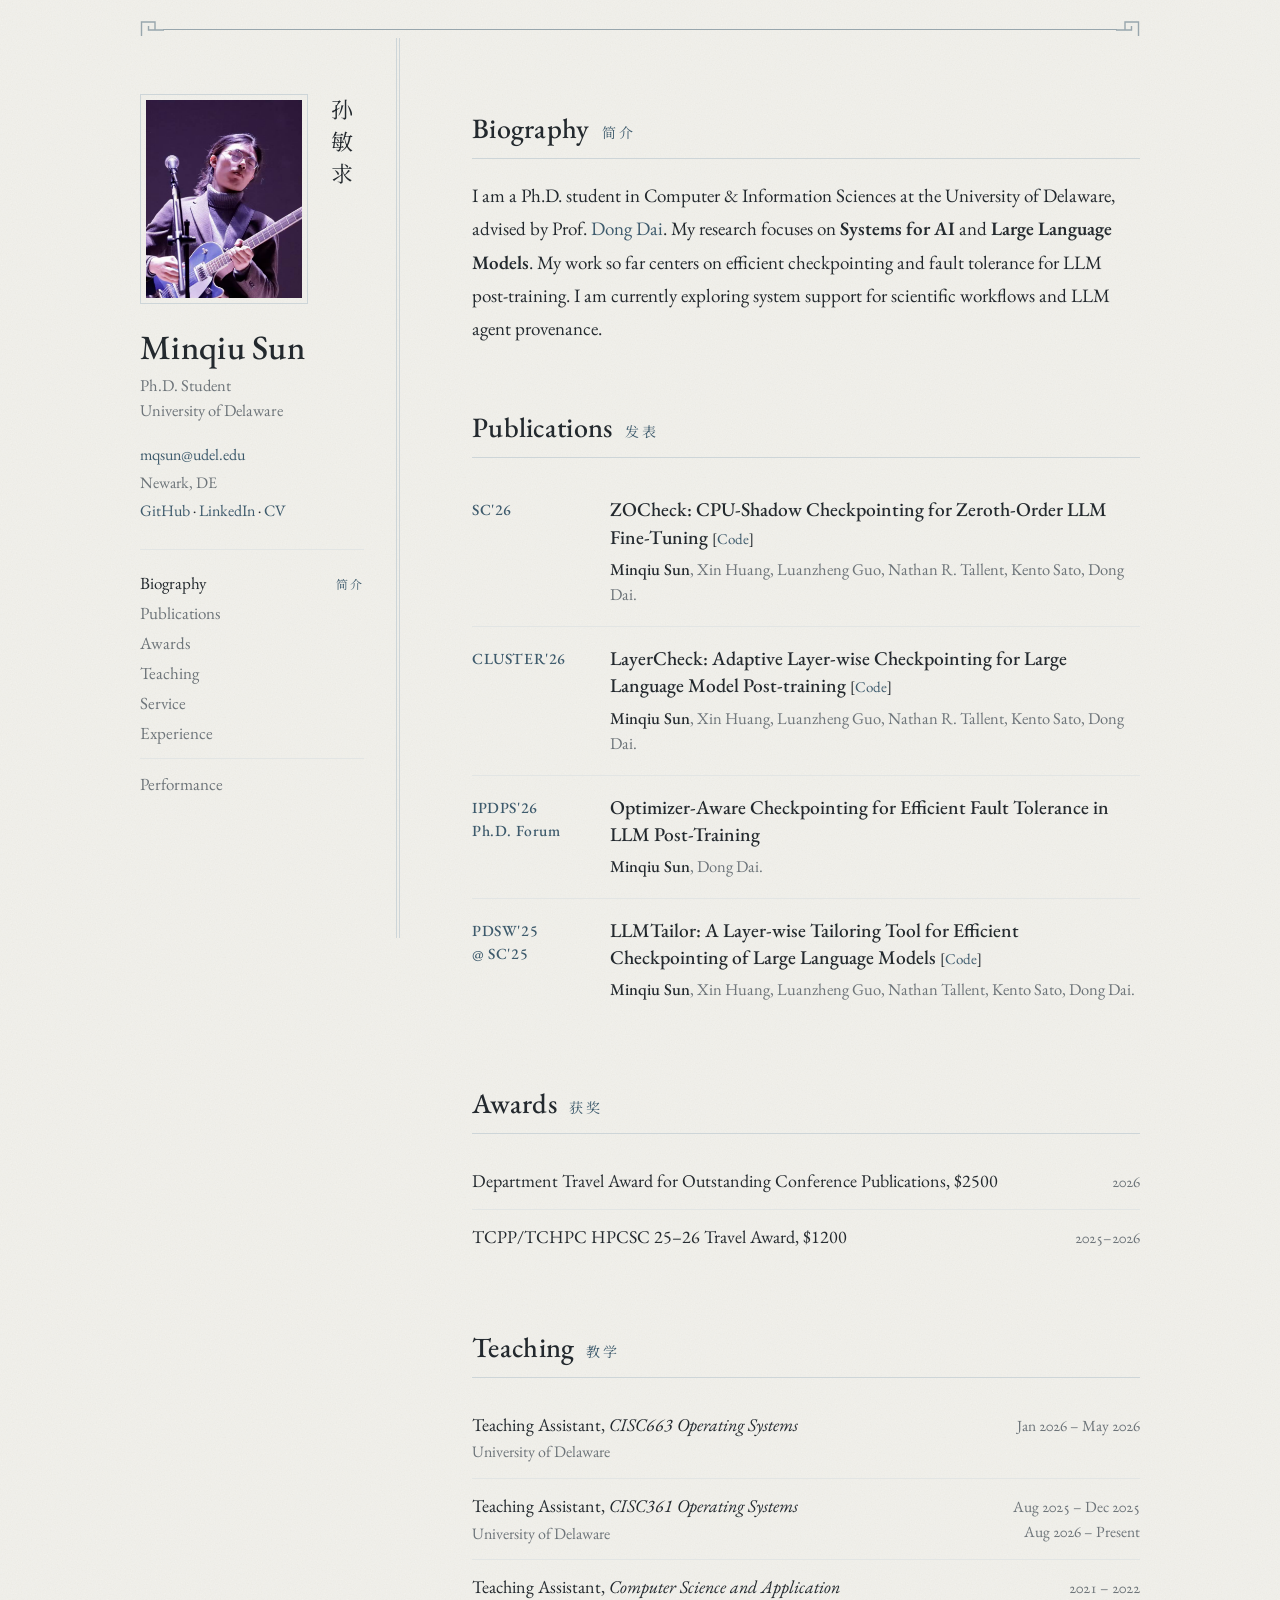
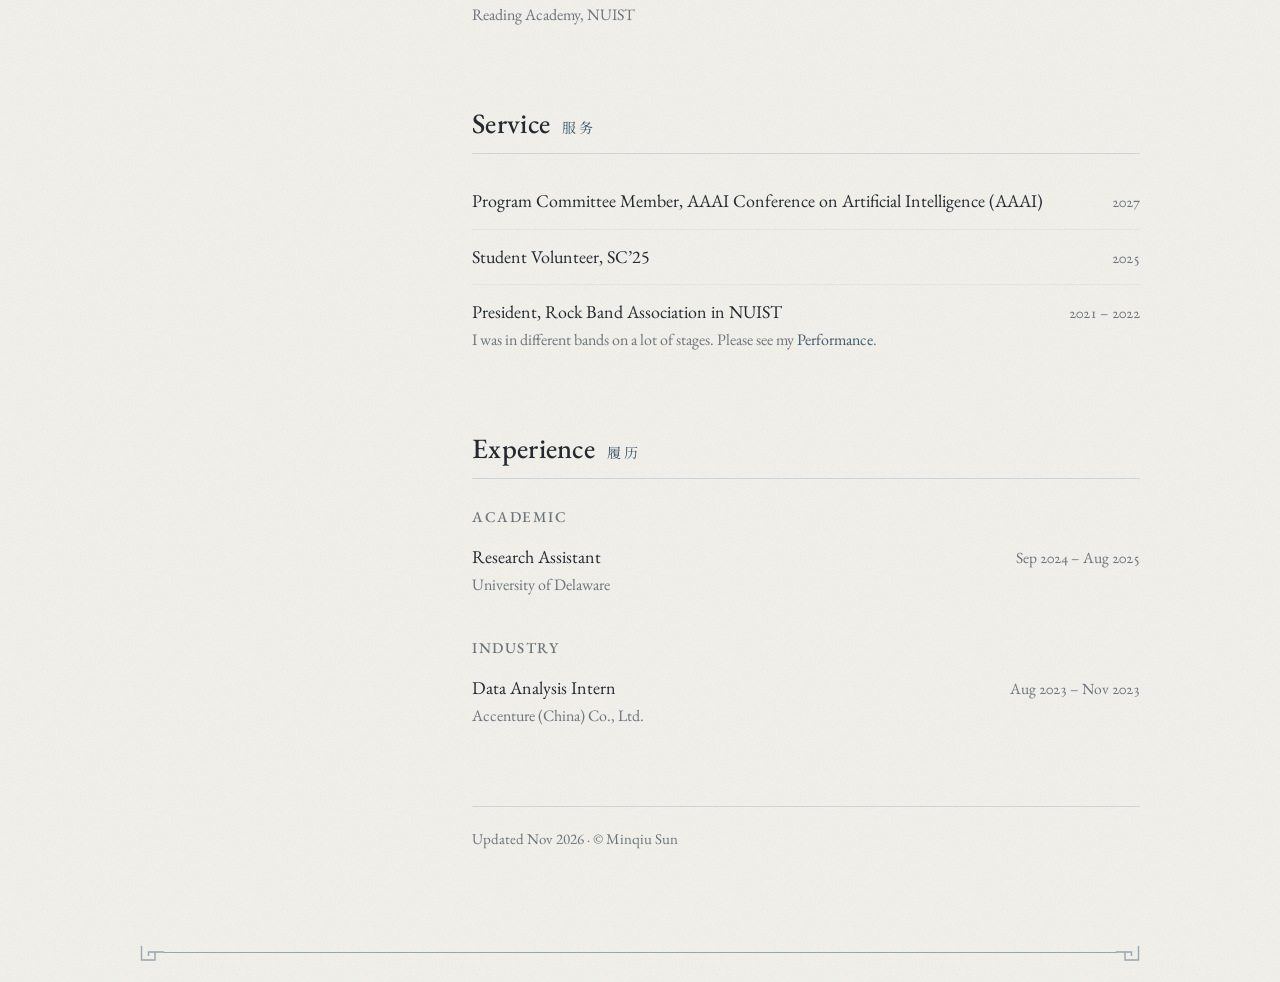
<file: index.html>
<!DOCTYPE html>
<html lang="en">
<head>
  <meta charset="utf-8" />
  <meta name="viewport" content="width=device-width, initial-scale=1" />
  <title>Minqiu Sun's Homepage</title>
  <meta name="description" content="Minqiu Sun — Ph.D. student at University of Delaware. Research: Systems for AI, LLM checkpointing, HPC." />
  <link rel="icon" type="image/png" href="https://github.com/SunMinqiu.png" />
  <meta property="og:title" content="Minqiu Sun" />
  <meta property="og:description" content="Ph.D. Student · University of Delaware — Systems for AI, Large Language Models" />
  <meta property="og:image" content="https://github.com/SunMinqiu.png" />
  <meta property="og:type" content="website" />
  <meta property="og:url" content="https://sunminqiu.github.io/" />
  <link rel="canonical" href="https://sunminqiu.github.io/" />
  <script type="application/ld+json">
  {
    "@context": "https://schema.org",
    "@type": "Person",
    "name": "Minqiu Sun",
    "alternateName": "孙敏求",
    "url": "https://sunminqiu.github.io/",
    "image": "https://sunminqiu.github.io/assets/20231120.jpg",
    "jobTitle": "Ph.D. Student",
    "affiliation": {"@type": "CollegeOrUniversity", "name": "University of Delaware"},
    "email": "mailto:mqsun@udel.edu",
    "knowsAbout": ["Systems for AI", "Large Language Models", "LLM checkpointing", "Fault tolerance"],
    "sameAs": ["https://github.com/SunMinqiu", "https://www.linkedin.com/in/minqiu-sun-056304318"]
  }
  </script>
  <link rel="preconnect" href="https://fonts.googleapis.com">
  <link rel="preconnect" href="https://fonts.gstatic.com" crossorigin>
  <link href="https://fonts.googleapis.com/css2?family=EB+Garamond:ital,wght@0,400;0,500;0,600;1,400&family=Noto+Serif+SC:wght@400;600&display=swap" rel="stylesheet">
  <link rel="stylesheet" href="/assets/site.css">
  <style>
    h3.sub{font-size:15px;font-weight:500;letter-spacing:1.5px;text-transform:uppercase;color:var(--muted);margin:28px 0 4px}
    .pub{display:grid;grid-template-columns:118px minmax(0,1fr);gap:20px;padding:18px 0;border-bottom:1px solid var(--line-soft)}
    .pub:last-child{border-bottom:0}
    .venue{color:var(--accent);font-size:15.5px;font-weight:500;letter-spacing:.6px;line-height:1.5;padding-top:2px}
    .pub h3{font-size:19.5px;font-weight:500;line-height:1.4;margin:0 0 6px}
    .pub .authors{color:var(--muted);font-size:16.5px;line-height:1.55;margin:0}
    .pub .authors b{color:var(--ink);font-weight:500}
    .code{font-size:15px;font-weight:400;white-space:nowrap}
    .rows{list-style:none;margin:0;padding:0}
    .rows li{display:flex;justify-content:space-between;align-items:baseline;gap:24px;padding:13px 0;border-bottom:1px solid var(--line-soft);font-size:18px;line-height:1.6}
    .rows li:last-child{border-bottom:0}
    .rows .what{min-width:0}
    .rows .when{flex-shrink:0;max-width:40%;text-align:right;color:var(--muted);font-size:15.5px;font-variant-numeric:oldstyle-nums}
    .rows .note{display:block;color:var(--muted);font-size:16px}
    @media (max-width:560px){
      .pub{grid-template-columns:1fr;gap:4px}
      .rows li{flex-direction:column;gap:2px}
      .rows .when{max-width:none;text-align:left}
    }
  </style>
</head>
<body>
  <div class="page">
    <aside class="side">
      <div class="portrait">
        <div class="photo"><div><img src="/assets/20231120.jpg" alt="Minqiu Sun"></div></div>
        <p class="cn-name" lang="zh">孙敏求</p>
      </div>
      <h1 class="name">Minqiu Sun</h1>
      <p class="role">Ph.D. Student<br/>University of Delaware</p>
      <p class="contact">
        <a href="mailto:mqsun@udel.edu">mqsun@udel.edu</a><br/>
        <span>Newark, DE</span><br/>
        <a href="https://github.com/SunMinqiu" target="_blank" rel="noopener">GitHub</a> · <a href="https://www.linkedin.com/in/minqiu-sun-056304318" target="_blank" rel="noopener">LinkedIn</a> · <a href="/assets/MinqiuSun_CV.pdf" target="_blank" rel="noopener">CV</a>
      </p>
      <ul class="nav">
        <li><a href="#about">Biography <small>简介</small></a></li>
        <li><a href="#publications">Publications <small>发表</small></a></li>
        <li><a href="#awards">Awards <small>获奖</small></a></li>
        <li><a href="#teaching">Teaching <small>教学</small></a></li>
        <li><a href="#service">Service <small>服务</small></a></li>
        <li><a href="#experience">Experience <small>履历</small></a></li>
        <li class="sep" aria-hidden="true"></li>
        <li><a href="/performance.html">Performance <small>演出</small></a></li>
      </ul>
    </aside>

    <main>
      <section id="about">
        <h2>Biography <small>简介</small></h2>
        <p>I am a Ph.D. student in Computer &amp; Information Sciences at the University of Delaware, advised by Prof. <a href="https://daidong.github.io/" target="_blank" rel="noopener">Dong Dai</a>. My research focuses on <b>Systems for AI</b> and <b>Large Language Models</b>. My work so far centers on efficient checkpointing and fault tolerance for LLM post-training. I am currently exploring system support for scientific workflows and LLM agent provenance.</p>
      </section>

      <section id="publications">
        <h2>Publications <small>发表</small></h2>
        <article class="pub">
          <div class="venue">SC'26</div>
          <div>
            <h3>ZOCheck: CPU-Shadow Checkpointing for Zeroth-Order LLM Fine-Tuning <span class="code">[<a href="https://github.com/DIR-LAB/ZOCheck" target="_blank" rel="noopener">Code</a>]</span></h3>
            <p class="authors"><b>Minqiu Sun</b>, Xin Huang, Luanzheng Guo, Nathan R. Tallent, Kento Sato, Dong Dai.</p>
          </div>
        </article>
        <article class="pub">
          <div class="venue">CLUSTER'26</div>
          <div>
            <h3>LayerCheck: Adaptive Layer-wise Checkpointing for Large Language Model Post-training <span class="code">[<a href="https://github.com/DIR-LAB/LayerCheck" target="_blank" rel="noopener">Code</a>]</span></h3>
            <p class="authors"><b>Minqiu Sun</b>, Xin Huang, Luanzheng Guo, Nathan R. Tallent, Kento Sato, Dong Dai.</p>
          </div>
        </article>
        <article class="pub">
          <div class="venue">IPDPS'26<br/>Ph.D. Forum</div>
          <div>
            <h3>Optimizer-Aware Checkpointing for Efficient Fault Tolerance in LLM Post-Training</h3>
            <p class="authors"><b>Minqiu Sun</b>, Dong Dai.</p>
          </div>
        </article>
        <article class="pub">
          <div class="venue">PDSW'25<br/>@ SC'25</div>
          <div>
            <h3>LLMTailor: A Layer-wise Tailoring Tool for Efficient Checkpointing of Large Language Models <span class="code">[<a href="https://github.com/SunMinqiu/LLMTailor" target="_blank" rel="noopener">Code</a>]</span></h3>
            <p class="authors"><b>Minqiu Sun</b>, Xin Huang, Luanzheng Guo, Nathan Tallent, Kento Sato, Dong Dai.</p>
          </div>
        </article>
      </section>

      <section id="awards">
        <h2>Awards <small>获奖</small></h2>
        <ul class="rows">
          <li><span class="what">Department Travel Award for Outstanding Conference Publications, $2500</span><span class="when">2026</span></li>
          <li><span class="what">TCPP/TCHPC HPCSC 25–26 Travel Award, $1200</span><span class="when">2025–2026</span></li>
          <!-- <li><span class="what">Meritorious Winner, Mathematical Contest in Modeling (MCM)<span class="note">Team leader; LSTM to forecast daily Wordle player counts; XGBoost to evaluate difficulty.</span></span><span class="when">2023</span></li>
          <li><span class="what">First Prize Scholarship, NUIST (2021–2024); Merit Student, NUIST (2020–2024)</span><span class="when">2020–2024</span></li> -->
        </ul>
      </section>

      <section id="teaching">
        <h2>Teaching <small>教学</small></h2>
        <ul class="rows">
          <li><span class="what">Teaching Assistant, <i>CISC663 Operating Systems</i><span class="note">University of Delaware</span></span><span class="when">Jan 2026 – May 2026</span></li>
          <li><span class="what">Teaching Assistant, <i>CISC361 Operating Systems</i><span class="note">University of Delaware</span></span><span class="when">Aug 2025 – Dec 2025<br/>Aug 2026 – Present</span></li>
          <li><span class="what">Teaching Assistant, <i>Computer Science and Application</i><span class="note">Reading Academy, NUIST</span></span><span class="when">2021 – 2022</span></li>
        </ul>
      </section>

      <section id="service">
        <h2>Service <small>服务</small></h2>
        <ul class="rows">
          <li><span class="what">Program Committee Member, AAAI Conference on Artificial Intelligence (AAAI)</span><span class="when">2027</span></li>
          <li><span class="what">Student Volunteer, SC’25</span><span class="when">2025</span></li>
          <li><span class="what">President, Rock Band Association in NUIST<span class="note">I was in different bands on a lot of stages. Please see my <a href="/performance.html">Performance</a>.</span></span><span class="when">2021 – 2022</span></li>
        </ul>
      </section>

      <section id="experience">
        <h2>Experience <small>履历</small></h2>
        <h3 class="sub">Academic</h3>
        <ul class="rows">
          <li><span class="what">Research Assistant<span class="note">University of Delaware</span></span><span class="when">Sep 2024 – Aug 2025</span></li>
        </ul>
        <h3 class="sub">Industry</h3>
        <ul class="rows">
          <li><span class="what">Data Analysis Intern<span class="note">Accenture (China) Co., Ltd.</span></span><span class="when">Aug 2023 – Nov 2023</span></li>
        </ul>
      </section>

      <footer>Updated Nov 2026 · © Minqiu Sun</footer>
    </main>
  </div>
  <script>
    (function(){
      var secs=[].slice.call(document.querySelectorAll('main section[id]'));
      var links={};
      document.querySelectorAll('.nav a[href^="#"]').forEach(function(a){links[a.getAttribute('href').slice(1)]=a});
      var ticking=false;
      function update(){
        ticking=false;
        var cur=secs[0].id,line=innerHeight*0.35;
        secs.forEach(function(s){if(s.getBoundingClientRect().top<=line)cur=s.id});
        if(innerHeight+scrollY>=document.documentElement.scrollHeight-2)cur=secs[secs.length-1].id;
        Object.keys(links).forEach(function(k){links[k].classList.toggle('on',k===cur)});
      }
      addEventListener('scroll',function(){if(!ticking){ticking=true;requestAnimationFrame(update)}},{passive:true});
      addEventListener('resize',update);
      update();
    })();
  </script>
</body>
</html>
</file>
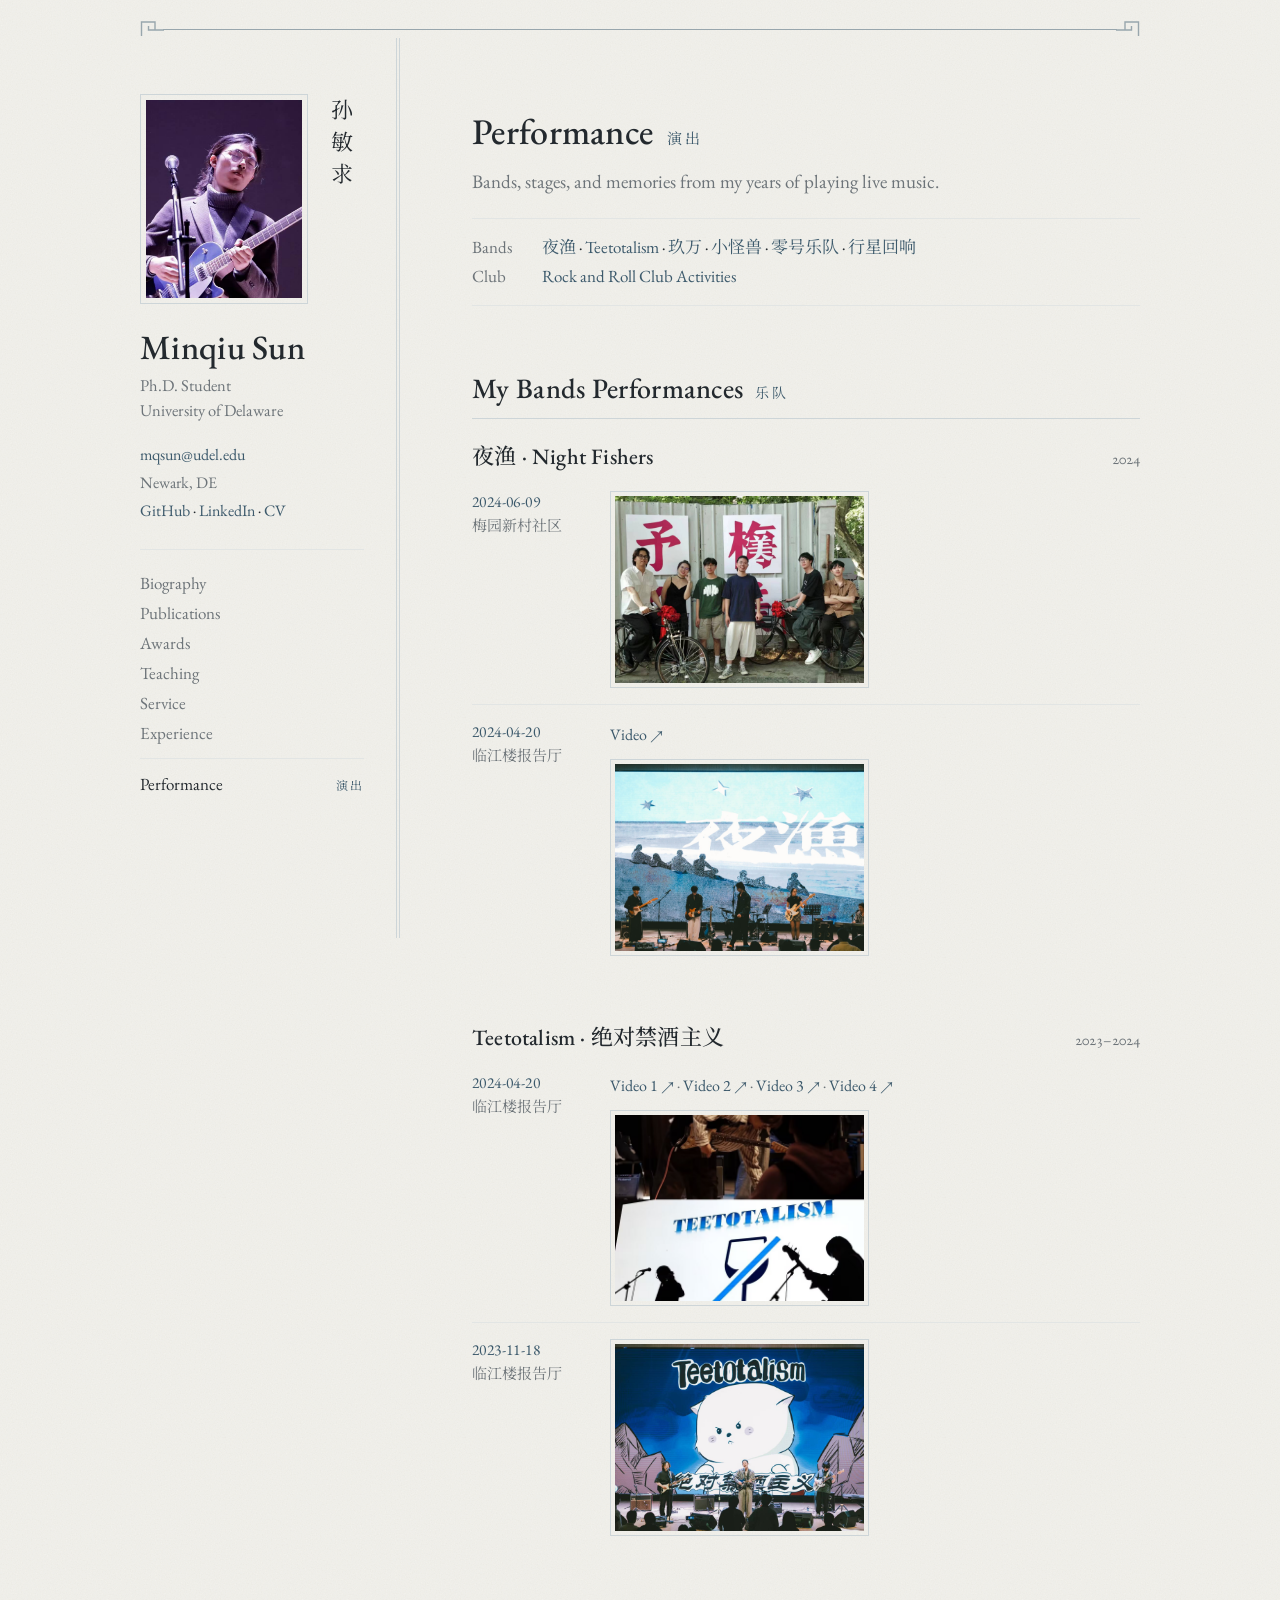
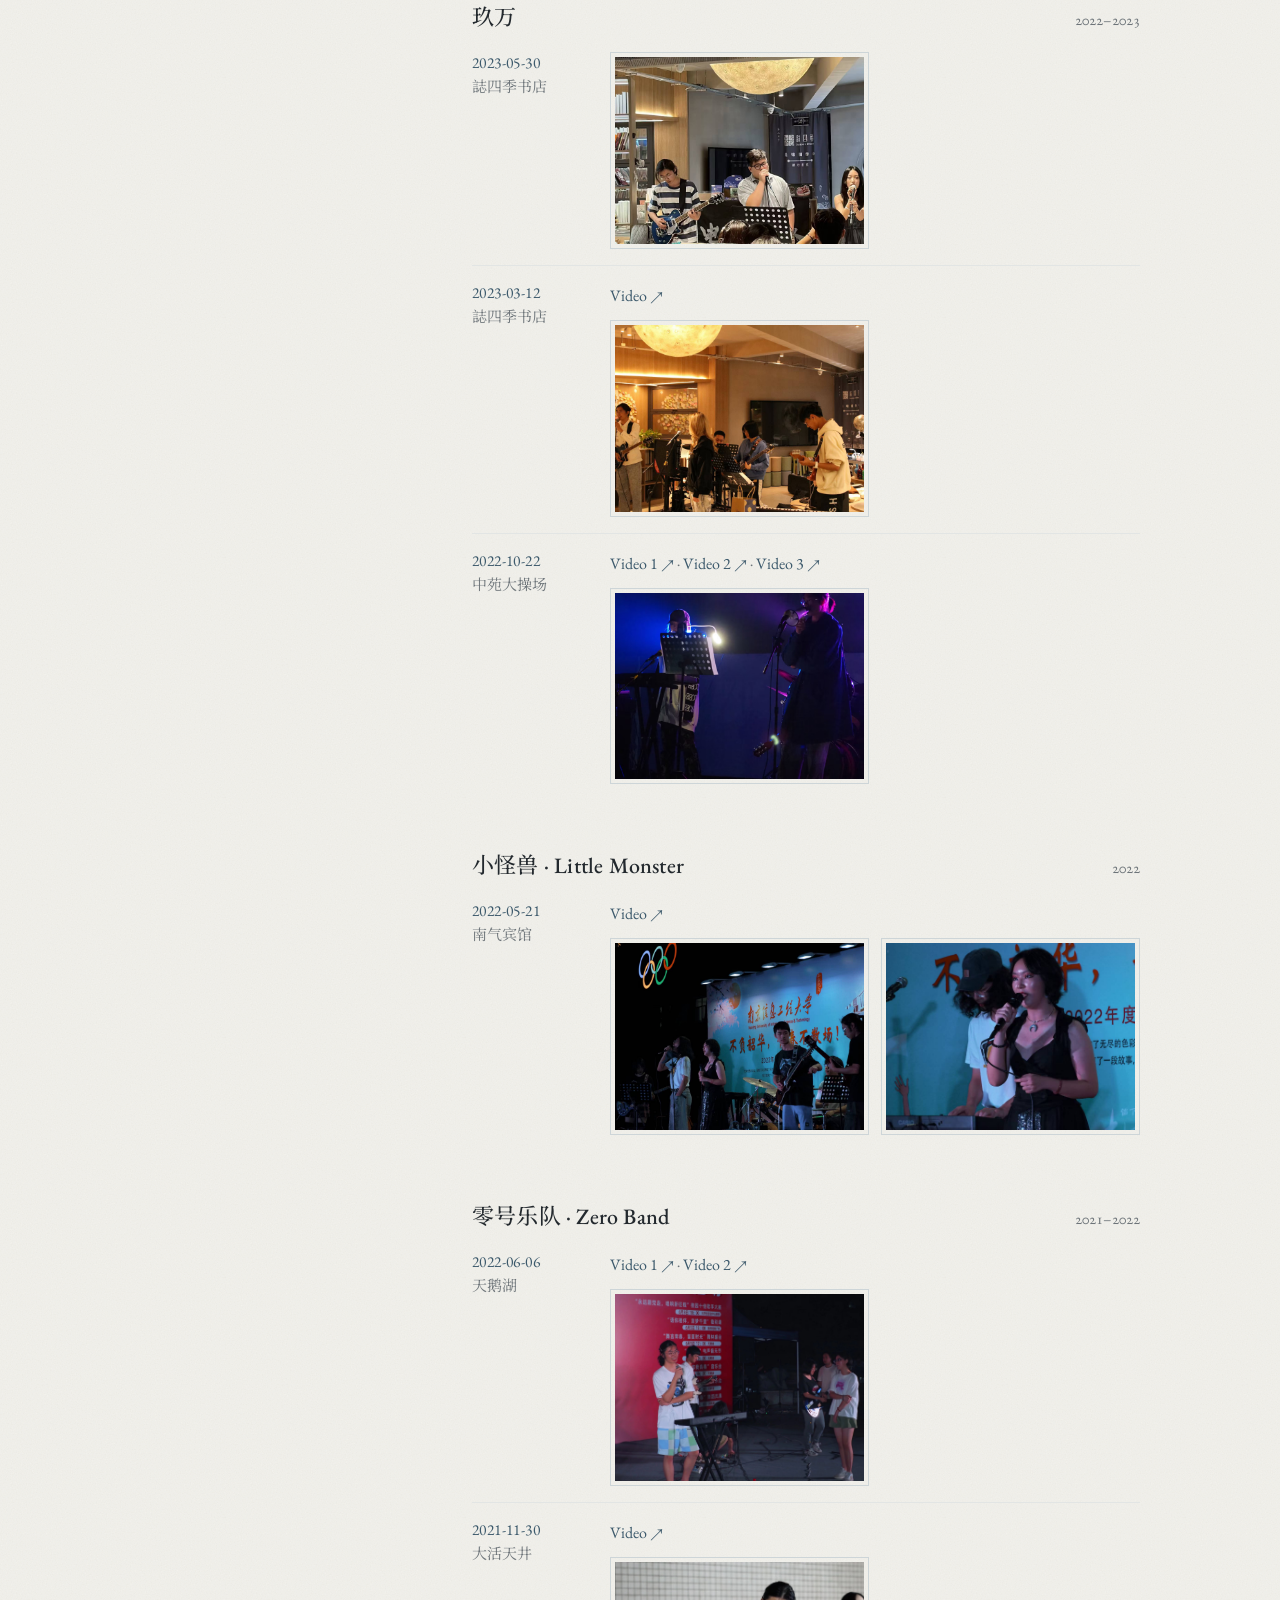
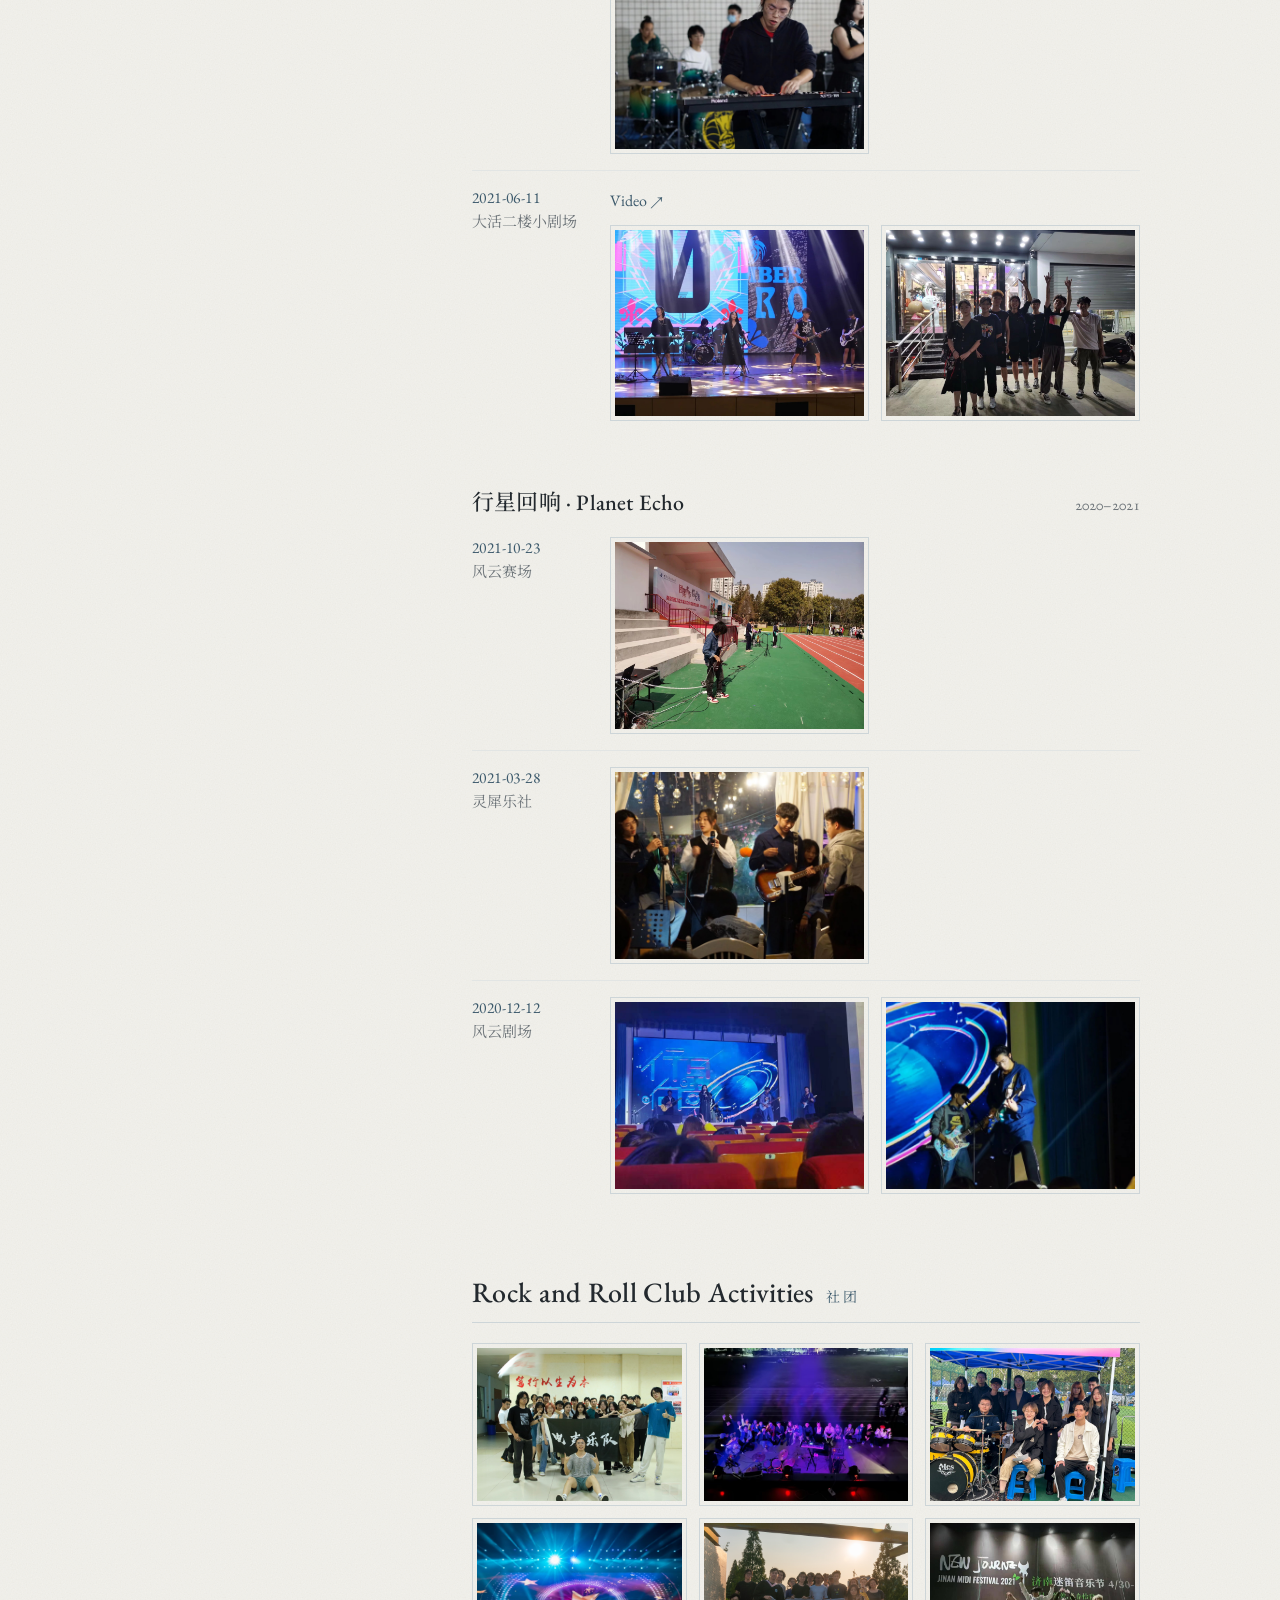
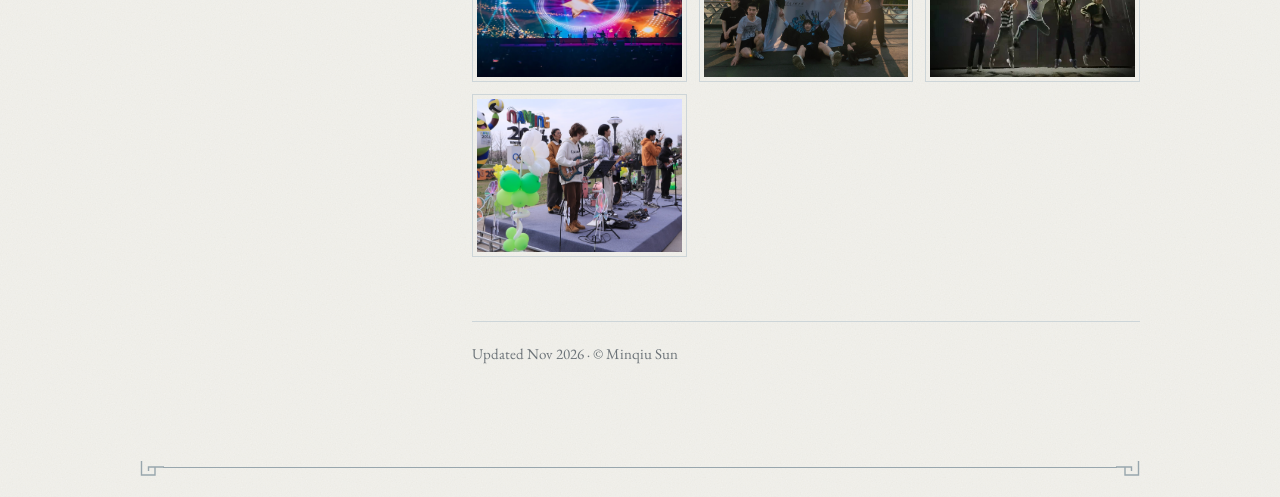
<file: performance.html>
<!DOCTYPE html>
<html lang="en">
<head>
  <meta charset="utf-8" />
  <meta name="viewport" content="width=device-width, initial-scale=1" />
  <title>Performance | Minqiu Sun</title>
  <meta name="description" content="Performances, photos and notes by Minqiu Sun." />
  <link rel="icon" type="image/png" href="https://github.com/SunMinqiu.png" />
  <meta property="og:title" content="Performance | Minqiu Sun" />
  <meta property="og:image" content="https://github.com/SunMinqiu.png" />
  <meta property="og:url" content="https://sunminqiu.github.io/performance.html" />
  <link rel="canonical" href="https://sunminqiu.github.io/performance.html" />
  <link rel="preconnect" href="https://fonts.googleapis.com">
  <link rel="preconnect" href="https://fonts.gstatic.com" crossorigin>
  <link href="https://fonts.googleapis.com/css2?family=EB+Garamond:ital,wght@0,400;0,500;0,600;1,400&family=Noto+Serif+SC:wght@400;600&display=swap" rel="stylesheet">
  <link rel="stylesheet" href="/assets/site.css">
  <style>
    .title{display:flex;align-items:baseline;gap:14px;font-size:36px;font-weight:500;letter-spacing:.3px;margin:0 0 12px;line-height:1.2}
    .title small{font-family:var(--cjk);font-size:15px;font-weight:400;letter-spacing:3px;color:var(--accent)}
    .intro{color:var(--muted)}
    .index{list-style:none;margin:20px 0 64px;padding:14px 0;border-top:1px solid var(--line-soft);border-bottom:1px solid var(--line-soft);font-size:17px;line-height:1.7}
    .index li{display:flex;gap:18px}
    .index .k{flex-shrink:0;width:52px;color:var(--muted)}
    .index a{white-space:nowrap}

    .band{margin:0 0 48px}
    .band:last-child{margin-bottom:0}
    .band-head{display:flex;justify-content:space-between;align-items:baseline;gap:16px;margin:0 0 4px;scroll-margin-top:40px}
    .band-head h3{font-size:22px;font-weight:500;margin:0;letter-spacing:.2px}
    .yrs{flex-shrink:0;color:var(--muted);font-size:15.5px;font-variant-numeric:oldstyle-nums}
    .show{display:grid;grid-template-columns:118px minmax(0,1fr);gap:20px;padding:16px 0;border-bottom:1px solid var(--line-soft)}
    .show:last-child{border-bottom:0}
    .date{display:block;color:var(--accent);font-size:15.5px;letter-spacing:.4px}
    .loc{display:block;color:var(--muted);font-size:15px;margin-top:2px}
    .videos{font-size:16px;margin:0 0 10px;color:var(--muted)}

    .grid{display:grid;grid-template-columns:repeat(2,minmax(0,1fr));gap:12px}
    .club .grid{grid-template-columns:repeat(3,minmax(0,1fr))}
    .frame{padding:4px;border:1px solid var(--line);transition:border-color .2s}
    .frame:hover{border-color:var(--muted)}
    .thumb{display:block;width:100%;aspect-ratio:4/3;object-fit:cover;cursor:zoom-in}

    .lightbox{display:none;position:fixed;inset:0;background:color-mix(in srgb,var(--paper) 96%,transparent);z-index:100;justify-content:center;align-items:center}
    .lightbox.active{display:flex}
    .lightbox-img{max-width:min(88vw,1100px);max-height:84vh;object-fit:contain;padding:6px;border:1px solid var(--line);background:var(--paper)}
    .lb-btn{position:absolute;width:42px;height:42px;display:flex;align-items:center;justify-content:center;background:var(--paper);border:1px solid var(--line);color:var(--ink);font:400 24px/1 var(--serif);cursor:pointer;transition:border-color .2s,color .2s}
    .lb-btn:hover{border-color:var(--accent);color:var(--accent)}
    .lb-close{top:20px;right:20px}
    .lb-prev{left:20px;top:50%;transform:translateY(-50%)}
    .lb-next{right:20px;top:50%;transform:translateY(-50%)}

    @media (max-width:560px){
      .title{font-size:30px}
      .index li{flex-direction:column;gap:0}
      .index li + li{margin-top:8px}
      .band-head{flex-direction:column;gap:2px}
      .show{grid-template-columns:1fr;gap:8px}
      .show .frame:only-child{grid-column:1/-1}
      .date,.loc{display:inline;margin:0 8px 0 0}
      .club .grid{grid-template-columns:repeat(2,minmax(0,1fr))}
      .lb-close{top:10px;right:10px}
      .lb-prev{left:10px}
      .lb-next{right:10px}
    }
  </style>
</head>
<body>
  <div class="page">
    <aside class="side">
      <div class="portrait">
        <div class="photo"><div><img src="/assets/20231120.jpg" alt="Minqiu Sun"></div></div>
        <p class="cn-name" lang="zh">孙敏求</p>
      </div>
      <p class="name"><a href="/">Minqiu Sun</a></p>
      <p class="role">Ph.D. Student<br/>University of Delaware</p>
      <p class="contact">
        <a href="mailto:mqsun@udel.edu">mqsun@udel.edu</a><br/>
        <span>Newark, DE</span><br/>
        <a href="https://github.com/SunMinqiu" target="_blank" rel="noopener">GitHub</a> · <a href="https://www.linkedin.com/in/minqiu-sun-056304318" target="_blank" rel="noopener">LinkedIn</a> · <a href="/assets/MinqiuSun_CV.pdf" target="_blank" rel="noopener">CV</a>
      </p>
      <ul class="nav">
        <li><a href="/#about">Biography <small>简介</small></a></li>
        <li><a href="/#publications">Publications <small>发表</small></a></li>
        <li><a href="/#awards">Awards <small>获奖</small></a></li>
        <li><a href="/#teaching">Teaching <small>教学</small></a></li>
        <li><a href="/#service">Service <small>服务</small></a></li>
        <li><a href="/#experience">Experience <small>履历</small></a></li>
        <li class="sep" aria-hidden="true"></li>
        <li><a href="/performance.html" class="on" aria-current="page">Performance <small>演出</small></a></li>
      </ul>
    </aside>

    <main>
      <h1 class="title">Performance <small>演出</small></h1>
      <p class="intro">Bands, stages, and memories from my years of playing live music.</p>
      <ul class="index">
        <li><span class="k">Bands</span><span><a href="#yeyu">夜渔</a> · <a href="#teetotalism">Teetotalism</a> · <a href="#jiuwan">玖万</a> · <a href="#xiaoguaishou">小怪兽</a> · <a href="#linghao">零号乐队</a> · <a href="#xingxing">行星回响</a></span></li>
        <li><span class="k">Club</span><span><a href="#club">Rock and Roll Club Activities</a></span></li>
      </ul>

      <section id="bands">
        <h2>My Bands Performances <small>乐队</small></h2>

        <article class="band">
          <div class="band-head" id="yeyu"><h3>夜渔 · Night Fishers</h3><span class="yrs">2024</span></div>
          <div class="show">
            <div><span class="date">2024-06-09</span><span class="loc">梅园新村社区</span></div>
            <div><div class="grid"><div class="frame"><img class="thumb" src="/assets/端午.jpg" alt="夜渔 Performance"></div></div></div>
          </div>
          <div class="show">
            <div><span class="date">2024-04-20</span><span class="loc">临江楼报告厅</span></div>
            <div>
              <p class="videos"><a href="https://www.bilibili.com/video/BV1Dm421j7ox/" target="_blank" rel="noopener">Video ↗</a></p>
              <div class="grid"><div class="frame"><img class="thumb" src="/assets/夜渔.jpg" alt="夜渔 Performance"></div></div>
            </div>
          </div>
        </article>

        <article class="band">
          <div class="band-head" id="teetotalism"><h3>Teetotalism · 绝对禁酒主义</h3><span class="yrs">2023–2024</span></div>
          <div class="show">
            <div><span class="date">2024-04-20</span><span class="loc">临江楼报告厅</span></div>
            <div>
              <p class="videos"><a href="https://www.bilibili.com/video/BV1ym421W7s4/" target="_blank" rel="noopener">Video 1 ↗</a> · <a href="https://www.bilibili.com/video/BV1Bx4y1675j/" target="_blank" rel="noopener">Video 2 ↗</a> · <a href="https://www.bilibili.com/video/BV1yu4m1F78A/" target="_blank" rel="noopener">Video 3 ↗</a> · <a href="https://www.bilibili.com/video/BV1Mz421k7eB/" target="_blank" rel="noopener">Video 4 ↗</a></p>
              <div class="grid"><div class="frame"><img class="thumb" src="/assets/t1.jpeg" alt="Teetotalism Performance"></div></div>
            </div>
          </div>
          <div class="show">
            <div><span class="date">2023-11-18</span><span class="loc">临江楼报告厅</span></div>
            <div><div class="grid"><div class="frame"><img class="thumb" src="/assets/Teetotalism.jpg" alt="Teetotalism Performance"></div></div></div>
          </div>
        </article>

        <article class="band">
          <div class="band-head" id="jiuwan"><h3>玖万</h3><span class="yrs">2022–2023</span></div>
          <div class="show">
            <div><span class="date">2023-05-30</span><span class="loc">誌四季书店</span></div>
            <div><div class="grid"><div class="frame"><img class="thumb" src="/assets/玖万2.jpg" alt="玖万 Performance"></div></div></div>
          </div>
          <div class="show">
            <div><span class="date">2023-03-12</span><span class="loc">誌四季书店</span></div>
            <div>
              <p class="videos"><a href="https://www.bilibili.com/video/BV1J84y1A7tR/" target="_blank" rel="noopener">Video ↗</a></p>
              <div class="grid"><div class="frame"><img class="thumb" src="/assets/玖万.jpg" alt="玖万 Performance"></div></div>
            </div>
          </div>
          <div class="show">
            <div><span class="date">2022-10-22</span><span class="loc">中苑大操场</span></div>
            <div>
              <p class="videos"><a href="https://www.bilibili.com/video/BV1ER4y197N1/" target="_blank" rel="noopener">Video 1 ↗</a> · <a href="https://www.bilibili.com/video/BV1We4y1U7MG/" target="_blank" rel="noopener">Video 2 ↗</a> · <a href="https://www.bilibili.com/video/BV14t4y1u76N/" target="_blank" rel="noopener">Video 3 ↗</a></p>
              <div class="grid"><div class="frame"><img class="thumb" src="/assets/玖万1.jpeg" alt="玖万 Performance"></div></div>
            </div>
          </div>
        </article>

        <article class="band">
          <div class="band-head" id="xiaoguaishou"><h3>小怪兽 · Little Monster</h3><span class="yrs">2022</span></div>
          <div class="show">
            <div><span class="date">2022-05-21</span><span class="loc">南气宾馆</span></div>
            <div>
              <p class="videos"><a href="https://www.bilibili.com/video/BV1gY411F7th/" target="_blank" rel="noopener">Video ↗</a></p>
              <div class="grid">
                <div class="frame"><img class="thumb" src="/assets/小怪兽.jpg" alt="小怪兽 Performance"></div>
                <div class="frame"><img class="thumb" src="/assets/小怪兽1.jpg" alt="小怪兽 Performance"></div>
              </div>
            </div>
          </div>
        </article>

        <article class="band">
          <div class="band-head" id="linghao"><h3>零号乐队 · Zero Band</h3><span class="yrs">2021–2022</span></div>
          <div class="show">
            <div><span class="date">2022-06-06</span><span class="loc">天鹅湖</span></div>
            <div>
              <p class="videos"><a href="https://www.bilibili.com/video/BV1CT411b7Zv/" target="_blank" rel="noopener">Video 1 ↗</a> · <a href="https://www.bilibili.com/video/BV19P411y76f/" target="_blank" rel="noopener">Video 2 ↗</a></p>
              <div class="grid"><div class="frame"><img class="thumb" src="/assets/零号3.jpeg" alt="零号乐队 Performance"></div></div>
            </div>
          </div>
          <div class="show">
            <div><span class="date">2021-11-30</span><span class="loc">大活天井</span></div>
            <div>
              <p class="videos"><a href="https://www.bilibili.com/video/BV19q4y197pC/" target="_blank" rel="noopener">Video ↗</a></p>
              <div class="grid"><div class="frame"><img class="thumb" src="/assets/零号2.jpeg" alt="零号乐队 Performance"></div></div>
            </div>
          </div>
          <div class="show">
            <div><span class="date">2021-06-11</span><span class="loc">大活二楼小剧场</span></div>
            <div>
              <p class="videos"><a href="https://www.bilibili.com/video/BV1Xw411d7bN/" target="_blank" rel="noopener">Video ↗</a></p>
              <div class="grid">
                <div class="frame"><img class="thumb" src="/assets/零号.jpg" alt="零号乐队 Performance"></div>
                <div class="frame"><img class="thumb" src="/assets/零号1.jpeg" alt="零号乐队 Performance"></div>
              </div>
            </div>
          </div>
        </article>

        <article class="band">
          <div class="band-head" id="xingxing"><h3>行星回响 · Planet Echo</h3><span class="yrs">2020–2021</span></div>
          <div class="show">
            <div><span class="date">2021-10-23</span><span class="loc">风云赛场</span></div>
            <div><div class="grid"><div class="frame"><img class="thumb" src="/assets/行星3.jpeg" alt="行星回响 Performance"></div></div></div>
          </div>
          <div class="show">
            <div><span class="date">2021-03-28</span><span class="loc">灵犀乐社</span></div>
            <div><div class="grid"><div class="frame"><img class="thumb" src="/assets/行星2.jpeg" alt="行星回响 Performance"></div></div></div>
          </div>
          <div class="show">
            <div><span class="date">2020-12-12</span><span class="loc">风云剧场</span></div>
            <div>
              <div class="grid">
                <div class="frame"><img class="thumb" src="/assets/行星.jpeg" alt="行星回响 Performance"></div>
                <div class="frame"><img class="thumb" src="/assets/行星1.jpeg" alt="行星回响 Performance"></div>
              </div>
            </div>
          </div>
        </article>
      </section>

      <section id="club" class="club">
        <h2>Rock and Roll Club Activities <small>社团</small></h2>
        <div class="grid">
          <div class="frame"><img class="thumb" src="/assets/合影.jpg" alt="Club Activity"></div>
          <div class="frame"><img class="thumb" src="/assets/合影1.jpeg" alt="Club Activity"></div>
          <div class="frame"><img class="thumb" src="/assets/招新.jpg" alt="Club Activity"></div>
          <div class="frame"><img class="thumb" src="/assets/晚会.jpg" alt="Club Activity"></div>
          <div class="frame"><img class="thumb" src="/assets/毕业.jpg" alt="Club Activity"></div>
          <div class="frame"><img class="thumb" src="/assets/济南.jpg" alt="Club Activity"></div>
          <div class="frame"><img class="thumb" src="/assets/马拉松.jpg" alt="Club Activity"></div>
        </div>
      </section>

      <footer>Updated Nov 2026 · © Minqiu Sun</footer>
    </main>
  </div>

  <div id="lightbox" class="lightbox" aria-hidden="true">
    <button type="button" class="lb-btn lb-close" aria-label="Close">×</button>
    <button type="button" class="lb-btn lb-prev" aria-label="Previous photo">‹</button>
    <img id="lightbox-img" class="lightbox-img" alt="">
    <button type="button" class="lb-btn lb-next" aria-label="Next photo">›</button>
  </div>

  <script>
    (function(){
      var images=[].slice.call(document.querySelectorAll('.thumb'));
      var box=document.getElementById('lightbox');
      var big=document.getElementById('lightbox-img');
      var idx=0;
      function show(i){
        idx=(i+images.length)%images.length;
        big.src=images[idx].src;
        big.alt=images[idx].alt;
      }
      function open(i){show(i);box.classList.add('active');box.setAttribute('aria-hidden','false');document.body.style.overflow='hidden'}
      function close(){box.classList.remove('active');box.setAttribute('aria-hidden','true');document.body.style.overflow=''}
      images.forEach(function(img,i){img.addEventListener('click',function(){open(i)})});
      box.querySelector('.lb-close').addEventListener('click',close);
      box.querySelector('.lb-prev').addEventListener('click',function(){show(idx-1)});
      box.querySelector('.lb-next').addEventListener('click',function(){show(idx+1)});
      box.addEventListener('click',function(e){if(e.target===box)close()});
      document.addEventListener('keydown',function(e){
        if(!box.classList.contains('active'))return;
        if(e.key==='Escape')close();
        else if(e.key==='ArrowLeft')show(idx-1);
        else if(e.key==='ArrowRight')show(idx+1);
      });
    })();
  </script>
</body>
</html>
</file>
<file: assets/site.css>
:root{--grain:url("data:image/svg+xml,%3Csvg xmlns='http://www.w3.org/2000/svg' width='240' height='240'%3E%3Cfilter id='a'%3E%3CfeTurbulence type='fractalNoise' baseFrequency='.8' numOctaves='3' stitchTiles='stitch'/%3E%3CfeColorMatrix values='0 0 0 0 0.25 0 0 0 0 0.24 0 0 0 0 0.2 0 0 0 0.08 0'/%3E%3C/filter%3E%3Crect width='100%25' height='100%25' filter='url(%23a)'/%3E%3C/svg%3E");--paper:#f3f2ed;--ink:#23292e;--muted:#6d7479;--accent:#3d5a6c;--line:#cdd5d8;--line-soft:#e2e5e4;--serif:"EB Garamond","Noto Serif SC","Songti SC",Georgia,serif;--cjk:"Noto Serif SC","Songti SC","STSong",serif}
@media (prefers-color-scheme:dark){:root{--grain:url("data:image/svg+xml,%3Csvg xmlns='http://www.w3.org/2000/svg' width='240' height='240'%3E%3Cfilter id='a'%3E%3CfeTurbulence type='fractalNoise' baseFrequency='.8' numOctaves='3' stitchTiles='stitch'/%3E%3CfeColorMatrix values='0 0 0 0 0.9 0 0 0 0 0.9 0 0 0 0 0.85 0 0 0 0.045 0'/%3E%3C/filter%3E%3Crect width='100%25' height='100%25' filter='url(%23a)'/%3E%3C/svg%3E");--paper:#161a1d;--ink:#e3e1da;--muted:#9aa2a7;--accent:#8fb0c2;--line:#323b40;--line-soft:#252c30}}
*{box-sizing:border-box}
html{scroll-behavior:smooth}
html,body{margin:0;padding:0;background:var(--grain),var(--paper);color:var(--ink);font-family:var(--serif);-webkit-font-smoothing:antialiased}
a{color:var(--accent);text-decoration:none;border-bottom:1px solid transparent;transition:border-color .2s}
a:hover{border-bottom-color:currentColor}
b{font-weight:600}
body::before,body::after{content:"";display:block;width:min(1000px,calc(100% - 80px));height:20px;margin:0 auto;background:color-mix(in srgb,var(--accent) 50%,var(--paper));-webkit-mask:url("data:image/svg+xml,%3Csvg xmlns='http://www.w3.org/2000/svg' width='24' height='20' fill='none' stroke='black' stroke-width='1.4'%3E%3Cpath d='M1.5 18V4H15V12H8.5V8M15 12H24'/%3E%3C/svg%3E") left top/24px 20px no-repeat,url("data:image/svg+xml,%3Csvg xmlns='http://www.w3.org/2000/svg' width='24' height='20' fill='none' stroke='black' stroke-width='1.4'%3E%3Cpath d='M22.5 18V4H9V12H15.5V8M9 12H0'/%3E%3C/svg%3E") right top/24px 20px no-repeat,linear-gradient(#000,#000) center 11.3px/calc(100% - 46px) 1.4px no-repeat;mask:url("data:image/svg+xml,%3Csvg xmlns='http://www.w3.org/2000/svg' width='24' height='20' fill='none' stroke='black' stroke-width='1.4'%3E%3Cpath d='M1.5 18V4H15V12H8.5V8M15 12H24'/%3E%3C/svg%3E") left top/24px 20px no-repeat,url("data:image/svg+xml,%3Csvg xmlns='http://www.w3.org/2000/svg' width='24' height='20' fill='none' stroke='black' stroke-width='1.4'%3E%3Cpath d='M22.5 18V4H9V12H15.5V8M9 12H0'/%3E%3C/svg%3E") right top/24px 20px no-repeat,linear-gradient(#000,#000) center 11.3px/calc(100% - 46px) 1.4px no-repeat}
body::before{margin-top:18px}
body::after{margin-bottom:18px;transform:scaleY(-1)}

.page{max-width:1080px;margin:0 auto;padding:0 40px;display:grid;grid-template-columns:260px minmax(0,1fr);gap:72px}

.side{position:sticky;top:0;height:100vh;padding:56px 32px 32px 0;border-right:4px double var(--line);display:flex;flex-direction:column;overflow-y:auto;scrollbar-width:none}
.side::-webkit-scrollbar{display:none}
.portrait{display:flex;gap:14px;align-items:flex-start}
.photo{width:168px;aspect-ratio:4/5;padding:5px;border:1px solid var(--line)}
.photo div{width:100%;height:100%;overflow:hidden}
.photo img{display:block;width:100%;height:100%;object-fit:cover;object-position:55% 50%;transform:scale(1.4);transform-origin:58% 28%}
.cn-name{writing-mode:vertical-rl;font-family:var(--cjk);font-size:22px;letter-spacing:10px;color:var(--ink);margin:4px 0 0}
.side .name{font-size:34px;font-weight:500;letter-spacing:.3px;margin:24px 0 6px;line-height:1.15}
.side .name a{color:inherit;border:0}
.role{color:var(--muted);font-size:16.5px;line-height:1.5;margin:0 0 18px}
.contact{font-size:16px;line-height:1.75;margin:0 0 24px}
.contact span{color:var(--muted)}
.nav{list-style:none;margin:0;padding:18px 0 0;border-top:1px solid var(--line-soft)}
.nav li{margin:0}
.nav a{display:flex;align-items:baseline;justify-content:space-between;gap:12px;padding:4px 0;color:var(--muted);font-size:17px;border:0}
.nav a small{font-family:var(--cjk);font-size:12px;letter-spacing:2px;opacity:0;transition:opacity .2s}
.nav a:hover,.nav a.on{color:var(--ink)}
.nav a:hover small,.nav a.on small{opacity:1;color:var(--accent)}
.nav .sep{height:1px;background:var(--line-soft);margin:10px 0}

main{padding:72px 0 96px;min-width:0;max-width:680px}
section{scroll-margin-top:40px;margin-bottom:64px}
h2{display:flex;align-items:baseline;gap:12px;font-size:28px;font-weight:500;letter-spacing:.3px;margin:0 0 20px;padding-bottom:12px;border-bottom:1px solid var(--line)}
h2 small{font-family:var(--cjk);font-size:14px;font-weight:400;letter-spacing:3px;color:var(--accent)}
p{font-size:19px;line-height:1.75;margin:0 0 16px}

footer{padding-top:22px;border-top:1px solid var(--line);color:var(--muted);font-size:15px}

@media (max-width:860px){
  .page{grid-template-columns:1fr;gap:0;padding:0 20px}
  body::before,body::after{width:calc(100% - 40px)}
  .side{position:static;height:auto;overflow:visible;padding:40px 0 8px;border-right:0}
  .photo{width:140px}
  .side .name{font-size:30px;margin-top:22px}
  .contact{margin-bottom:20px}
  .nav{display:flex;flex-wrap:wrap;gap:4px 18px;padding:14px 0;border-bottom:1px solid var(--line)}
  .nav a{padding:2px 0;font-size:16px}
  .nav a small,.nav .sep{display:none}
  main{padding:40px 0 64px}
  section{margin-bottom:52px}
}
@media (max-width:560px){
  h2{font-size:25px}
  p{font-size:18px}
}
</file>
